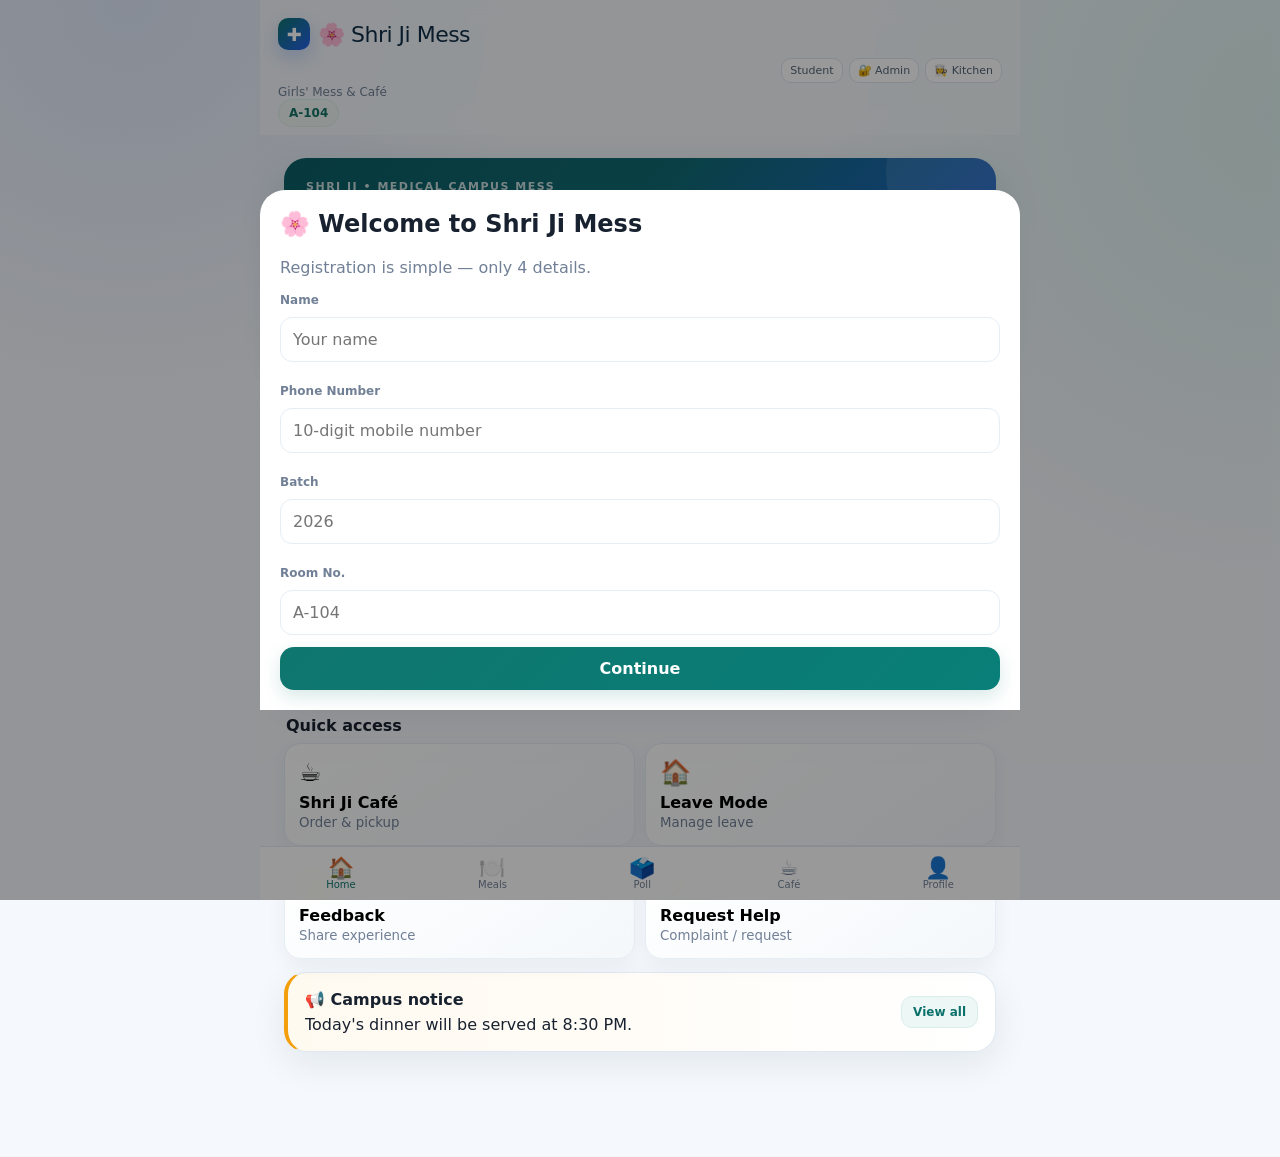
<file: Shri-Ji-Mess-v5-fixed.html>
<!doctype html>
<html lang="en">
<head>
<meta charset="utf-8">
<meta name="viewport" content="width=device-width,initial-scale=1,viewport-fit=cover">
<meta name="theme-color" content="#fff8f1">
<meta name="description" content="Shri Ji Mess - Girls' Mess & Café">
<title>Shri Ji Mess</title>


<style>
.role-quick{display:flex;gap:6px;justify-content:flex-end;flex-wrap:wrap;margin:6px 0 2px}
.role-quick button{border:1px solid #ddd;background:#fff;border-radius:10px;padding:5px 8px;font-size:11px}
.compact-panel{max-width:520px;margin:0 auto}
.compact-panel .card{padding:10px;margin-bottom:8px}
.compact-panel h2{font-size:18px;margin:4px 0 8px}
.compact-panel h3{font-size:14px;margin:5px 0}
.compact-panel .grid{gap:7px}
.compact-panel .stat{padding:8px;font-size:12px}
.compact-panel button{padding:8px 10px;font-size:12px}
</style>

<style>
/* ===== Shri Ji Mess — Premium Medical Campus UI ===== */
:root{
 --bg:#f5f8fc;--card:#ffffff;--text:#18212f;--muted:#718096;
 --brand:#0f766e;--brand2:#22c55e;--accent:#2563eb;--warm:#f59e0b;
 --line:#e6edf4;--shadow:0 12px 35px rgba(15,45,75,.08)
}
body{background:
 radial-gradient(circle at 10% 0%,rgba(37,99,235,.10),transparent 25%),
 radial-gradient(circle at 100% 10%,rgba(16,185,129,.10),transparent 28%),
 #f5f8fc;color:var(--text)}
.app{max-width:760px}
.top{padding:18px 18px 8px;position:sticky;top:0;background:rgba(245,248,252,.86);backdrop-filter:blur(14px);z-index:15}
.brand{font-size:22px;letter-spacing:-.5px;color:#12304a;display:flex;align-items:center;gap:8px}
.brand:before{content:"✚";display:grid;place-items:center;width:32px;height:32px;border-radius:10px;background:linear-gradient(135deg,#0f766e,#2563eb);color:#fff;font-size:18px;box-shadow:0 7px 18px rgba(37,99,235,.22)}
.page{padding:10px 15px 20px}
.card{border:1px solid rgba(220,230,240,.9);border-radius:22px;box-shadow:var(--shadow);padding:17px;margin:13px 0;background:rgba(255,255,255,.94)}
.hero{position:relative;overflow:hidden;background:linear-gradient(135deg,#0b5f66 0%,#116b73 45%,#2563eb 100%);color:#fff;min-height:190px;padding:22px;border:0;box-shadow:0 18px 40px rgba(15,118,110,.22)}
.hero:before,.hero:after{content:"";position:absolute;border-radius:50%;background:rgba(255,255,255,.10);pointer-events:none}
.hero:before{width:180px;height:180px;right:-70px;top:-75px}
.hero:after{width:110px;height:110px;right:90px;bottom:-65px}
.hero h2{font-size:25px;letter-spacing:-.7px;margin-bottom:5px}
.hero .muted,.hero .sub{color:rgba(255,255,255,.76)}
.hero-art{position:absolute;right:16px;bottom:13px;width:130px;height:130px;opacity:.98}
.hero-copy{position:relative;z-index:2;max-width:58%}
.hero-plan{margin-top:18px;display:inline-flex;align-items:center;gap:7px;padding:9px 12px;border-radius:13px;background:rgba(255,255,255,.14);border:1px solid rgba(255,255,255,.2);font-size:12px;font-weight:800}
.row{gap:10px}
.grid{gap:10px}
.btn{border-radius:14px;background:linear-gradient(135deg,#0f766e,#087f78);box-shadow:0 7px 18px rgba(15,118,110,.16);transition:.18s transform}
.btn:active{transform:scale(.98)}
.btn.secondary{background:#edf7f6;color:#0b716b;box-shadow:none;border:1px solid #d8eeeb}
.btn.danger{background:#fff0f0;color:#c24141;box-shadow:none}
.btn.small{border-radius:11px}
.pill{background:#eef7f4;color:#147365;border:1px solid #dceee9}
.meal{padding:12px 0;border-bottom:1px solid #edf1f5}
.meal-card{padding:14px 15px}
.meal-card h3{margin-bottom:3px}
.meal-card:before{content:"";display:block;width:38px;height:4px;border-radius:99px;background:linear-gradient(90deg,#0f766e,#60a5fa);margin-bottom:11px}
.meal .icon{font-size:28px}
.status{padding:5px 8px;border-radius:9px;background:#eef8f1}
.skipped{background:#fff0f0}
.section-title{font-weight:900}
.quick-actions{display:grid;grid-template-columns:repeat(2,1fr);gap:10px}
.quick-tile{padding:14px;border-radius:17px;background:linear-gradient(145deg,#fff,#f4f8fb);border:1px solid #e6edf4;text-align:left;box-shadow:0 7px 20px rgba(20,50,80,.05)}
.quick-tile b{display:block;margin-top:6px}
.quick-tile span{font-size:25px}
.notice{border-left:4px solid #f59e0b;background:linear-gradient(90deg,#fffaf0,#fff)}
.bottom{width:min(760px,100%);background:rgba(255,255,255,.92);backdrop-filter:blur(15px);border-top:1px solid #e4ebf2;padding-top:8px}
.nav{font-size:10px}
.nav b{font-size:21px}
.nav.active{color:#0f766e}
.role-quick{margin-top:8px}
.role-quick button{background:#fff;border-color:#dce6ef;color:#526477}
.modal .sheet{border-radius:25px 25px 0 0}
.product .pic{border-radius:16px;background:linear-gradient(145deg,#edf7f6,#eef4ff)}

/* ===== Restored base/structural CSS (was accidentally removed with old theme) ===== */
*{box-sizing:border-box}
body{margin:0;font-family:system-ui,-apple-system,Segoe UI,Roboto,sans-serif}
button,input,select,textarea{font:inherit}
button{cursor:pointer;border:0}
h1,h2,h3,p{margin-top:0}
.app{max-width:760px;margin:auto;min-height:100vh;padding-bottom:82px}
.row{display:flex;justify-content:space-between;align-items:center}
.grid{display:grid;grid-template-columns:1fr 1fr}
.sub{font-size:12px;color:var(--muted)}
.muted{color:var(--muted)}
.label{font-size:12px;font-weight:800;color:var(--muted);display:block;margin:10px 0 4px}
.input{width:100%;padding:12px;border:1px solid var(--line);border-radius:12px;background:#fff;margin:6px 0 12px}
.pill{display:inline-flex;padding:6px 10px;border-radius:999px;font-size:12px;font-weight:700}
.status{font-weight:800;font-size:13px}
.present{color:#0f766e}
.skipped{color:#c24141}
.btn{padding:12px 15px;font-weight:800;color:#fff;width:100%;text-align:center;display:inline-block;text-decoration:none}
.btn.green{background:#16a34a;box-shadow:none}
.btn.primary{background:linear-gradient(135deg,#0f766e,#087f78)}
.btn.small{width:auto;padding:8px 11px;font-size:12px}
.btn:disabled{opacity:.45;cursor:not-allowed}
.icon{font-size:26px}
.hidden{display:none!important}
.toast{position:fixed;bottom:90px;left:50%;transform:translateX(-50%);background:#30251f;color:#fff;padding:11px 16px;border-radius:12px;z-index:50;display:none}
.modal{position:fixed;inset:0;background:#0006;z-index:40;display:flex;align-items:flex-end}
.sheet{background:#fff;width:100%;max-width:760px;margin:auto;border-radius:24px 24px 0 0;padding:20px;max-height:88vh;overflow:auto}
.modal-head{display:flex;justify-content:space-between;align-items:center;margin-bottom:10px;font-size:17px}
.product{display:flex;gap:12px;align-items:center}
.pic{width:68px;height:68px;border-radius:14px;background:#f5e8dd;display:grid;place-items:center;font-size:30px;object-fit:cover}
.price{font-weight:900}
.bottom{position:fixed;bottom:0;left:50%;transform:translateX(-50%);z-index:20;display:flex;justify-content:space-around;padding:9px 5px calc(9px + env(safe-area-inset-bottom))}
.nav{background:none;color:var(--muted);text-align:center}
.nav b{display:block;line-height:22px}
.adminTop{display:flex;gap:8px;overflow:auto;padding:8px 16px}
.tab{white-space:nowrap;padding:9px 12px;border-radius:999px;background:#f3e7de;color:#6c5143;font-weight:800}
.tab.on{background:var(--brand);color:white}
.kitchen{background:#181614;color:#fff;min-height:100vh}
.kitchen .card{background:#26221f;border-color:#3d3732}
@media(min-width:600px){.page{padding:10px 24px}}
</style>
</head>
<body>
<div id="app" class="app"></div><div id="toast" class="toast"></div>

<script>
const KEY="shriJiMessDemo";
const defaultState={
 student:{name:"Aarohi Sharma",phone:"9876543210",batch:"2026",room:"A-104",plan:"Monthly",amount:3800,start:"2026-09-01",end:"2026-09-30",active:true,payment:"Received"},
 dailyPrice:150, mealTimes:{Breakfast:"08:00",Lunch:"13:00",Snack:"17:00",Dinner:"20:00"},
 skips:{}, sickRequests:{}, remindedSkips:{}, leaves:[], products:[
  {id:1,name:"Veg Pizza",price:99,emoji:"🍕",available:true},
  {id:2,name:"White Sauce Pasta",price:69,emoji:"🍝",available:true},
  {id:3,name:"Cheese Veg Sandwich",price:50,emoji:"🥪",available:true},
  {id:4,name:"Cold Coffee",price:60,emoji:"🥤",available:true},
  {id:5,name:"Chocolate Shake",price:60,emoji:"🍫",available:true},
  {id:6,name:"Oreo Shake",price:60,emoji:"🥛",available:true}
 ],
 cart:[],orders:[{id:"SJ1042",items:[["White Sauce Pasta",1],["Cold Coffee",1]],total:129,status:"Preparing",student:"Aarohi Sharma",room:"A-104",payment:"Received"}],
 polls:{Tuesday:{meal:"Snack",q:"What should we make for Snack?",options:["Samosa","Dhokla","Sandwich","Maggi"]},Thursday:{meal:"Lunch",q:"What should we make for Lunch?",options:["Rajma Rice","Dal Tadka","Kadhi","Pulao"]},Saturday:{meal:"Breakfast",q:"What should we make for Breakfast?",options:["Poha","Sandwich","Aloo Paratha","Upma"]},Sunday:{meal:"Lunch",q:"What should we make for Lunch?",options:["Rajma Rice","Dal Tadka","Kadhi","Pulao"]}},
 votes:{}, pollTallies:{}, feedback:[], complaints:[], notices:[{text:"Today's dinner will be served at 8:30 PM.",time:new Date().toISOString()}], qr:"",whatsapp:"919876543210"
};
let state;
let storageLoadError=false;
function cloneDefault(){return JSON.parse(JSON.stringify(defaultState))}
try{
  const raw=localStorage.getItem(KEY);
  state=raw?JSON.parse(raw):cloneDefault();
  if(!state||typeof state!=="object")state=cloneDefault();
}catch(err){
  state=cloneDefault();
  storageLoadError=true;
}
state.sickRequests=state.sickRequests||{};
state.remindedSkips=state.remindedSkips||{};

function setMealServing(meal,serving){
 state.mealServing=state.mealServing||{};
 state.mealServing[meal]=serving;
 save();
 toast(`${meal}: ${serving==="Packed"?"📦 Pack":"🍽️ Dine-in"} selected`);
 meals();
}
function save(){
 try{
   localStorage.setItem(KEY,JSON.stringify(state));
   return true;
 }catch(err){
   toast("Storage error, kuch data save nahi ho paya");
   return false;
 }
}
function toast(x){let t=document.getElementById("toast");t.textContent=x;t.style.display="block";clearTimeout(window.tt);window.tt=setTimeout(()=>t.style.display="none",2200)}
function esc(x){return String(x).replace(/[&<>"']/g,m=>({"&":"&amp;","<":"&lt;",">":"&gt;",'"':"&quot;","'":"&#39;"}[m]))}
function today(){return new Date().toISOString().slice(0,10)}
function dayName(){return new Intl.DateTimeFormat("en-US",{weekday:"long"}).format(new Date())}
function mealWindow(meal){
 let [h,m]=state.mealTimes[meal].split(":").map(Number), now=new Date(), target=new Date();target.setHours(h,m,0,0);
 let start=new Date(target-3600000);
 return {active:now>=start&&now<target,closed:now>=target,target}
}
function statusFor(meal){
 const k=today()+"_"+meal;
 if(state.skips[k]) return "Skipped";
 if(state.leaves.some(l=>today()>=l.from&&today()<=l.to)) return "Skipped";
 return "Present";
}
function sickCount(meal){return Object.keys(state.sickRequests).filter(k=>k===today()+"_"+meal&&state.sickRequests[k]).length}
function counts(meal){
 let skipped=Object.keys(state.skips).filter(k=>k.endsWith("_"+meal)&&k.startsWith(today())).length;
 let onLeave=state.leaves.some(l=>today()>=l.from&&today()<=l.to);
 if(onLeave) skipped+=1; // demo tracks one real student; leave adds just their own skip, not the whole mess
 let total=50, s=Math.min(total,skipped); return [total,total-s,s,total-s];
}
function nav(active){
 return `<div class="bottom">
 <button class="nav ${active=="home"?"active":""}" onclick="show('home')"><b>🏠</b>Home</button>
 <button class="nav ${active=="meals"?"active":""}" onclick="show('meals')"><b>🍽️</b>Meals</button>
 <button class="nav ${active=="poll"?"active":""}" onclick="show('poll')"><b>🗳️</b>Poll</button>
 <button class="nav ${active=="cafe"?"active":""}" onclick="show('cafe')"><b>☕</b>Café</button>
 <button class="nav ${active=="profile"?"active":""}" onclick="show('profile')"><b>👤</b>Profile</button></div>`
}
function shell(content,active){document.getElementById("app").innerHTML=`<div class="top"><div><div class="brand">🌸 Shri Ji Mess</div>
<div id="roleQuick" class="role-quick">
  <button onclick="show('home')">Student</button>
  <button onclick="show('admin')">🔐 Admin</button>
  <button onclick="show('kitchen')">👩‍🍳 Kitchen</button>
</div><div class="sub">Girls' Mess & Café</div></div><span class="pill">${esc(state.student.room)}</span></div><div class="page">${content}</div>${nav(active)}`}
function show(page){
 if(page=="home") home(); if(page=="meals") meals();if(page=="poll") poll();if(page=="cafe") cafe();if(page=="profile") profile();
}
function home(){
 let s=state.student;
 let mealMeta={Breakfast:["🍳","Breakfast"],Lunch:["🍛","Lunch"],Snack:["🥤","Snack"],Dinner:["🌙","Dinner"]};
 let mealsHtml=["Breakfast","Lunch","Snack","Dinner"].map(m=>{
   let w=mealWindow(m), st=statusFor(m), meta=mealMeta[m];
   return `<div class="meal">
     <div class="row">
       <div style="display:flex;gap:10px;align-items:center">
         <div style="width:42px;height:42px;border-radius:13px;background:#f0f7f7;display:grid;place-items:center;font-size:22px">${meta[0]}</div>
         <div><b>${meta[1]}</b><div class="sub">${state.mealTimes[m]}</div></div>
       </div>
       <div style="text-align:right"><div class="status ${st=="Present"?"present":"skipped"}">${st=="Present"?"PRESENT ✓":"SKIPPED ✕"}</div>${w.active&&st=="Present"?`<button class="btn small danger" style="margin-top:6px" onclick="skipMeal('${m}')">Skip</button>`:""}</div>
     </div>
   </div>`;
 }).join("");
 let pollToday=state.polls[dayName()];
 let pollVoteKey=today()+"_"+dayName();
 let pollVoted=state.votes[pollVoteKey];
 let pollWin=pollToday?pollWinner(pollVoteKey,pollToday.options):null;
 shell(`
 <div class="card hero">
   <div class="hero-copy">
     <div style="font-size:11px;letter-spacing:1.5px;font-weight:900;opacity:.78">SHRI JI • MEDICAL CAMPUS MESS</div>
     <h2>Hi, ${esc(s.name.split(" ")[0])} 👋</h2>
     <div class="muted">Room ${esc(s.room)} · Batch ${esc(s.batch)}</div>
     <div class="hero-plan">✦ ${s.plan=="Monthly"?"Monthly ₹"+s.amount:"Daily ₹"+s.amount} <span>• Active</span></div>
   </div>
   <svg class="hero-art" viewBox="0 0 160 160" aria-hidden="true">
     <circle cx="90" cy="82" r="57" fill="rgba(255,255,255,.12)"/>
     <path d="M58 56v23c0 23 18 41 41 41s41-18 41-41V56" fill="none" stroke="white" stroke-width="7" stroke-linecap="round"/>
     <circle cx="58" cy="53" r="9" fill="white"/>
     <path d="M52 125c7 11 19 17 33 17h14" fill="none" stroke="white" stroke-width="7" stroke-linecap="round"/>
     <circle cx="105" cy="142" r="11" fill="none" stroke="white" stroke-width="6"/>
     <path d="M89 82h17l7-13 8 27 8-18 6 9h13" fill="none" stroke="#b8fff0" stroke-width="4" stroke-linecap="round" stroke-linejoin="round"/>
   </svg>
 </div>

 <div class="card">
   <div class="row"><div><div class="section-title">Today's meals</div><div class="sub">You're automatically Present unless you skip.</div></div><span class="pill">4 meals</span></div>
   ${mealsHtml}
 </div>

 ${pollToday?`<div class="card" style="background:linear-gradient(135deg,#f0f7ff,#fff)">
   <div class="row"><div><div class="section-title">🗳️ Today's Food Poll</div><div class="sub">${pollToday.meal} · Vote for your choice</div></div><button class="btn small" onclick="show('poll')">${pollVoted!=null?"View":"Vote"}</button></div>
   ${pollVoted!=null&&pollWin?`<div class="sub" style="margin-top:8px">🏆 Trending: <b>${esc(pollWin.name)}</b> (${pollWin.votes} vote${pollWin.votes>1?"s":""})</div>`:""}
 </div>`:""}

 <div class="section-title" style="margin:18px 2px 8px">Quick access</div>
 <div class="quick-actions">
   <button class="quick-tile" onclick="show('cafe')"><span>☕</span><b>Shri Ji Café</b><small class="muted">Order & pickup</small></button>
   <button class="quick-tile" onclick="leaveModal()"><span>🏠</span><b>Leave Mode</b><small class="muted">Manage leave</small></button>
   <button class="quick-tile" onclick="feedbackModal()"><span>⭐</span><b>Feedback</b><small class="muted">Share experience</small></button>
   <button class="quick-tile" onclick="complaintModal()"><span>📝</span><b>Request Help</b><small class="muted">Complaint / request</small></button>
 </div>

 ${(()=>{let an=activeNotices();return `<div class="card notice"><div class="row"><div><b>📢 Campus notice</b><div style="margin-top:6px">${an.length?esc(an[0].text):"No new notices."}</div></div><button class="btn small secondary" onclick="noticesModal()">View all</button></div></div>`})()}
 `, "home")
}
function skipMeal(m){let w=mealWindow(m);if(!w.active){toast("Skip window is closed");return}state.skips[today()+"_"+m]=true;if(save())toast(m+" skipped");home()}
function toggleSickMeal(m){
 const w=mealWindow(m);
 if(w.closed){toast("Too late — meal already prepared");return}
 const key=today()+"_"+m;
 if(state.sickRequests[key]) delete state.sickRequests[key];
 else state.sickRequests[key]=true;
 save();
 toast(state.sickRequests[key]?"🤒 Light diet requested for "+m:"Light diet request removed");
 meals();
}
function meals(){
 const mealNames=["Breakfast","Lunch","Snack","Dinner"];
 shell(`<div class="card hero"><h2>🍽️ Today's Meals</h2><p>Meal automatically counts you as <b>Present ✅</b>. You only need to skip when required.</p></div>
 ${mealNames.map(m=>{
   const st=statusFor(m);
   const w=mealWindow(m);
   const choice=state.mealServing?.[m]||"Dine-in";
   return `<div class="card meal-card">
    <div class="row"><h3>${m}</h3><span class="pill">${st==="Skipped"?"SKIPPED ❌":"PRESENT ✅"}</span></div>
    <div class="sub">${state.mealTimes[m]} • Skip window: 1 hour before meal</div>
    <div style="margin-top:10px"><b>How will you take your meal?</b>
      <div style="display:flex;gap:8px;margin-top:8px">
        <button class="btn small ${choice==="Dine-in"?"primary":"secondary"}" onclick="setMealServing('${m}','Dine-in')">🍽️ Dine-in</button>
        <button class="btn small ${choice==="Packed"?"primary":"secondary"}" onclick="setMealServing('${m}','Packed')">📦 Pack</button>
      </div>
    </div>
    ${w.active&&st==="Present"?`<button class="btn danger" style="margin-top:10px" onclick="skipMeal('${m}')">SKIP ${m.toUpperCase()}</button>`:""}
    ${!w.closed?`<button class="btn small ${state.sickRequests[today()+"_"+m]?"primary":"secondary"}" style="margin-top:8px" onclick="toggleSickMeal('${m}')">${state.sickRequests[today()+"_"+m]?"🤒 Light Diet Requested — Cancel":"🤒 Not Feeling Well? Request Light Diet"}</button>`:""}
    ${!w.active?`<div class="sub" style="margin-top:8px">Pack/Dine-in can be selected anytime. Skip is available only during the 1-hour window.</div>`:""}
   </div>`;
 }).join("")}`,"meals")
}

function pollWinner(voteKey,options){
 let tallies=state.pollTallies?.[voteKey];
 if(!tallies||!tallies.some(v=>v>0))return null;
 let maxV=Math.max(...tallies), idx=tallies.indexOf(maxV);
 return {index:idx,name:options[idx],votes:maxV};
}
function poll(){
 let d=dayName(), p=state.polls[d];
 if(!p){shell(`<div class="card hero"><h2>🗳️ Food Poll</h2><p>No poll today.</p><p class="muted">Poll days: Tuesday Snack • Thursday Lunch • Saturday Breakfast • Sunday Lunch.</p></div>`,"poll");return}
 let voteKey=today()+"_"+d, voted=state.votes[voteKey];
 let tallies=state.pollTallies?.[voteKey]||p.options.map(()=>0);
 let totalVotes=tallies.reduce((a,v)=>a+v,0);
 let win=pollWinner(voteKey,p.options);
 shell(`<div class="card hero"><h2>🗳️ ${p.meal} Poll</h2><p>${esc(p.q)}</p></div><div class="card">${p.options.map((o,i)=>{
   let pct=totalVotes?Math.round(tallies[i]/totalVotes*100):0;
   return voted!=null
     ?`<div style="margin:8px 0"><div class="row"><span>${win&&win.index===i?"🏆 ":"○ "}${esc(o)}${voted===i?" <b>(your vote)</b>":""}</span><b>${pct}%</b></div><div style="height:8px;border-radius:6px;background:#eef2f6;margin-top:4px;overflow:hidden"><div style="height:100%;width:${pct}%;background:${win&&win.index===i?"#16a34a":"#0f766e"}"></div></div></div>`
     :`<button class="btn secondary" style="margin:5px 0" onclick="vote('${voteKey}',${i})">○ ${esc(o)}</button>`;
 }).join("")}${voted!=null?`<p class="present" style="margin-top:12px">Your vote is recorded. Attendance is not affected. Total votes: ${totalVotes}.</p>`:""}</div>`,"poll")
}

function vote(d,i){
 state.votes[d]=i;
 state.pollTallies=state.pollTallies||{};
 let optCount=(state.polls[dayName()]&&state.polls[dayName()].options.length)||4;
 state.pollTallies[d]=state.pollTallies[d]||Array(optCount).fill(0);
 state.pollTallies[d][i]=(state.pollTallies[d][i]||0)+1;
 if(save())toast("Vote recorded");poll()
}
function cafe(){
 let products=state.products.filter(p=>p.available);
 shell(`<div class="card hero"><h2>☕ Shri Ji Café</h2><p>Order from your room and collect it at the mess. <b>No delivery.</b></p></div>
 ${state.orders.length?`<button class="btn secondary" onclick="repeatLastOrder()" style="margin-bottom:10px">🔁 Repeat Last Order</button>`:""}
 <div class="card"><h3>Menu</h3>${products.map(p=>`<div class="meal product"><div class="pic">${p.emoji}</div><div style="flex:1"><b>${esc(p.name)}</b><div class="price">₹${p.price}</div></div><button class="btn small" onclick="addCart(${p.id})">Add</button></div>`).join("")}</div>
 <div class="card"><div class="row"><h3>🛒 Cart</h3><b>${state.cart.reduce((a,x)=>a+x.qty,0)} items</b></div>${cartHtml()}${state.cart.length?`<div class="card" style="margin:8px 0"><b>How do you want your order?</b><div style="display:flex;gap:8px;margin-top:8px"><label style="flex:1;border:1px solid #ddd;border-radius:12px;padding:10px;text-align:center"><input type="radio" name="serving" value="Packed" checked> 📦 Packed</label><label style="flex:1;border:1px solid #ddd;border-radius:12px;padding:10px;text-align:center"><input type="radio" name="serving" value="Dine-in"> 🍽️ Dine-in</label></div></div><button class="btn" onclick="checkout()">Continue to Payment ₹${cartTotal()}</button>`:"<p class=muted>Cart is empty.</p>"}</div>
 <div class="card"><h3>📦 My Orders</h3>${state.orders.length?`
   ${(()=>{const pending=state.orders.filter(o=>o.payment==="Pending");const pendingTotal=pending.reduce((a,o)=>a+o.total,0);return pending.length?`<div style="background:#fff7f2;border-radius:12px;padding:10px;margin-bottom:10px"><b>💳 Pending Payments</b><div class="row"><span>${pending.length} order${pending.length>1?"s":""}</span><b>₹${pendingTotal}</b></div><button class="btn small" onclick="payAllPendingCafeOrders()">💳 Pay Total ₹${pendingTotal}</button></div>`:""})()}
   ${state.orders.map(o=>`<div class="meal"><div class="row"><b>#${o.id}</b><span class="pill">${o.status}</span></div><div>${o.items.map(x=>esc(x[0])+" × "+x[1]).join("<br>")}</div><div style="margin-top:4px"><b>₹${o.total}</b> • ${o.serving==="Dine-in"?"🍽️ Dine-in":"📦 Packed"}</div><div class="sub">Payment: ${esc(o.payment||"Pending")}</div>${o.status=="Ready for Pickup"?`<p class="present">🟢 READY FOR PICKUP • Pickup PIN: ${o.id.slice(-4)}</p>`:""}${o.payment==="Pending"?`<button class="btn small" style="margin-top:8px" onclick="payExistingCafeOrder('${o.id}')">💳 Pay ₹${o.total}</button>`:""}</div>`).join("")}`:"<p class=muted>No orders yet.</p>"}</div>`,"cafe")
}
function cartHtml(){
 return state.cart.map(x=>`<div class="meal" style="padding:9px 0">
   <div class="row">
    <span>${x.emoji} <b>${esc(x.name)}</b></span>
    <b>₹${x.price*x.qty}</b>
   </div>
   <div class="row" style="margin-top:7px">
    <div style="display:flex;align-items:center;gap:7px">
      <button class="btn small secondary" onclick="changeCartQty(${x.id},-1)">−</button>
      <b style="min-width:22px;text-align:center">${x.qty}</b>
      <button class="btn small secondary" onclick="changeCartQty(${x.id},1)">+</button>
    </div>
    <button class="btn small danger" onclick="removeCart(${x.id})">🗑️ Remove</button>
   </div>
 </div>`).join("")
}

function cartTotal(){return state.cart.reduce((a,x)=>a+x.price*x.qty,0)}
function repeatLastOrder(){
 let last=state.orders[0];
 if(!last){toast("No past order found");return}
 let added=0;
 last.items.forEach(([name,qty])=>{
   let p=state.products.find(x=>x.name===name&&x.available);
   if(!p)return;
   added++;
   let x=state.cart.find(c=>c.id===p.id);
   if(x)x.qty+=qty; else state.cart.push({...p,qty});
 });
 save();
 toast(added?"Last order added to cart":"Those items aren't available right now");
 cafe();
}
function addCart(id){let p=state.products.find(x=>x.id==id),x=state.cart.find(x=>x.id==id);if(x)x.qty++;else state.cart.push({...p,qty:1});if(save())toast(p.name+" added");cafe()}
function changeCartQty(id,delta){
 const x=state.cart.find(i=>i.id==id);
 if(!x)return;
 x.qty+=delta;
 if(x.qty<=0)state.cart=state.cart.filter(i=>i.id!=id);
 save();cafe();
}
function removeCart(id){
 const x=state.cart.find(i=>i.id==id);
 state.cart=state.cart.filter(i=>i.id!=id);
 if(save())toast((x?.name||"Item")+" removed from cart");cafe();
}
function checkout(){
 if(!state.cart.length){toast("Cart is empty");return}
 const serving=document.querySelector('input[name="serving"]:checked')?.value||"Packed";
 const total=cartTotal(), id="SJ"+String(Math.floor(1000+Math.random()*9000));
 state.pendingCafe={id,items:state.cart.map(x=>[x.name,x.qty]),total,serving,student:state.student.name,room:state.student.room,phone:state.student.phone};
 save(); paymentModal("cafe");
}
function payAllPendingCafeOrders(){
 const pending=state.orders.filter(o=>o.payment==="Pending");
 if(!pending.length){toast("No pending café payment");return}
 state.pendingCafe={
   id:"MULTI",
   items:pending.flatMap(o=>o.items),
   total:pending.reduce((a,o)=>a+o.total,0),
   serving:"Multiple",
   student:state.student.name,
   room:state.student.room,
   existing:true,
   orderIds:pending.map(o=>o.id)
 };
 save();paymentModal("cafe");
}
function attendanceSummary(){
 let ym=today().slice(0,7);
 let skipped=Object.keys(state.skips).filter(k=>k.startsWith(ym)&&state.skips[k]).length;
 let leaveDays=state.leaves.reduce((a,l)=>{
   let from=l.from<ym+"-01"?ym+"-01":l.from, to=l.to;
   if(!to.startsWith(ym)&&!from.startsWith(ym))return a;
   let d1=new Date(from),d2=new Date(to<ym+"-31"?to:ym+"-31");
   let days=Math.max(0,Math.round((d2-d1)/86400000)+1);
   return a+days;
 },0);
 return {skipped,leaveDays};
}
function profile(){let s=state.student;let att=attendanceSummary();shell(`<div class="card"><h2>👤 Profile</h2><label class="label">Name</label><input class="input" id="pn" value="${esc(s.name)}"><label class="label">Phone Number</label><input class="input" id="pph" type="tel" maxlength="10" value="${esc(s.phone||"")}"><label class="label">Batch</label><input class="input" id="pb" value="${esc(s.batch)}"><label class="label">Room No.</label><input class="input" id="pr" value="${esc(s.room)}"><button class="btn" onclick="saveProfile()">Save Profile</button>${s.phone?`<a class="btn secondary" style="margin-top:8px" href="tel:${esc(s.phone)}">📞 Call this number</a>`:""}</div>
 <div class="card"><h3>Plan</h3><div class="row"><span>${s.plan} Plan</span><b>₹${s.amount}</b></div><p class="muted">${s.start} → ${s.end}</p><span class="pill">${s.payment}</span><button class="btn secondary" style="margin-top:12px" onclick="paymentModal()">💳 Payment / QR</button></div>
 <div class="card"><h3>📊 This Month's Attendance</h3><div class="row"><span class="sub">Meals skipped</span><b>${att.skipped}</b></div><div class="row" style="margin-top:6px"><span class="sub">Leave days</span><b>${att.leaveDays}</b></div></div>
 <div class="card"><h3>🏠 Leave</h3>${state.leaves.length?state.leaves.map(l=>`<p>On leave: ${l.from} → ${l.to} <button class="btn small danger" onclick="cancelLeave()">Cancel</button></p>`).join(""):"<p class=muted>No active leave.</p>"}</div>
 <div class="card"><h3>⚙️ Demo</h3><button class="btn secondary" onclick="admin()">Open Admin Panel</button><button class="btn secondary" style="margin-top:8px" onclick="kitchen()">Open Kitchen Panel</button></div>`,"profile")}
function saveProfile(){
 let ph=document.getElementById("pph").value.replace(/\D/g,"");
 if(ph&&ph.length!==10){toast("Enter a valid 10-digit phone number");return}
 state.student.name=document.getElementById("pn").value;
 state.student.phone=ph;
 state.student.batch=document.getElementById("pb").value;
 state.student.room=document.getElementById("pr").value;
 if(save())toast("Profile saved");profile()
}
function closeModal(){let m=document.querySelector(".modal");if(m)m.remove()}
function modal(html,dismissible=true){let m=document.createElement("div");m.className="modal";m.innerHTML=`<div class="sheet">${html}</div>`;if(dismissible)m.onclick=e=>{if(e.target===m)closeModal()};document.body.appendChild(m)}
function leaveModal(){modal(`<h2>🏠 Leave Mode</h2><label class=label>From</label><input class=input type=date id=lf value="${today()}"><label class=label>To</label><input class=input type=date id=lt value="${today()}"><button class=btn onclick="setLeave()">Activate Leave</button>`)}
function setLeave(){let a=document.getElementById("lf").value,b=document.getElementById("lt").value;if(!a||!b||b<a)return toast("Select valid dates");state.leaves=[{from:a,to:b,createdAt:new Date().toISOString()}];save();closeModal();toast("Leave activated");home()}
function cancelLeave(){state.leaves=[];if(save())toast("Leave cancelled");profile()}
function paymentModal(mode="monthly"){
 const isCafe=mode==="cafe", p=state.pendingCafe;
 const qr=state.qr
   ? `<img src="${state.qr}" alt="UPI QR" style="width:190px;height:190px;object-fit:contain;border-radius:12px;border:1px solid #eee">`
   : `<div style="width:190px;height:190px;margin:auto;border:2px dashed #ccc;border-radius:12px;display:grid;place-items:center;color:#888">UPI QR<br><small>Admin QR not uploaded</small></div>`;
 const msg=isCafe&&p
   ? `Shri Ji Cafe Payment Screenshot - Order ${p.id} - ${p.student} - Room ${p.room} - ₹${p.total}`
   : `Shri Ji Mess Payment Screenshot - ${state.student.name} Room ${state.student.room}`;
 const wa=state.whatsapp||"";
 const waUrl=wa ? `https://wa.me/${String(wa).replace(/\D/g,"")}?text=${encodeURIComponent(msg)}` : "#";
 const waAttr=wa ? "" : `onclick="event.preventDefault();toast('Admin WhatsApp number not added')"`;
 const summary=isCafe&&p
   ? `<div class="card" style="text-align:left"><b>${p.id==="MULTI"?"Combined Café Payment":"Order #"+p.id}</b><br>${p.items.map(x=>`${esc(x[0])} × ${x[1]}`).join("<br>")}<br><b>Total Payment: ₹${p.total}</b>${p.serving!=="Multiple"?`<br>${p.serving==="Dine-in"?"🍽️ Dine-in":"📦 Packed"}`:""}</div>`
   : "";
 const done=isCafe
   ? `<button class="btn" onclick="confirmCafePayment()">✅ Screenshot Sent — Confirm Order</button>`
   : `<button class="btn" onclick="confirmMessPayment()">✅ Screenshot Sent — Done</button>`;
 modal(`<div class="modal-head"><b>${isCafe?"☕ Shri Ji Café Payment":"Shri Ji Mess Payment"}</b><span onclick="closeModal()">✕</span></div>
 ${summary}
 <div style="text-align:center">${qr}
 <p><b>QR Scan karke payment karein</b><br>aur payment ka screenshot WhatsApp par bhej dein.</p>
 <a class="btn primary" href="${waUrl}" target="_blank" ${waAttr}>📲 Send Payment Screenshot on WhatsApp</a>
 ${done}</div>`);
}
function confirmCafePayment(){
 const p=state.pendingCafe;
 if(!p){toast("No pending café payment");return}
 if(p.existing){
   if(p.orderIds?.length){
     state.orders.forEach(o=>{if(p.orderIds.includes(o.id)&&o.payment==="Pending")o.payment="Screenshot Sent / Pending Verification";});
   }else{
     let o=state.orders.find(x=>x.id===p.id);
     if(o)o.payment="Screenshot Sent / Pending Verification";
   }
 }else{
   state.orders=state.orders||[];
   state.orders.unshift({
     id:p.id,items:p.items,total:p.total,serving:p.serving,
     student:p.student,room:p.room,phone:p.phone,
     payment:"Screenshot Sent / Pending Verification",
     status:"New",created:new Date().toLocaleString()
   });
   state.cart=[];
 }
 state.pendingCafe=null;
 save();closeModal();toast("Order confirmed — payment pending Admin verification");cafe();
}
function confirmMessPayment(){
 state.student.payment="Screenshot Sent / Pending Verification";
 save();closeModal();toast("Payment noted — admin will verify");
 profile();
}
function payExistingCafeOrder(id){
 const o=state.orders.find(x=>x.id===id);
 if(!o)return;
 state.pendingCafe={
   id:o.id,items:o.items,total:o.total,serving:o.serving||"Packed",
   student:o.student,room:o.room,existing:true
 };
 save();paymentModal("cafe");
}
function feedbackModal(){modal(`<h2>⭐ Food Feedback</h2><label class=label>Rating</label><select class=input id=fr><option>5</option><option>4</option><option>3</option><option>2</option><option>1</option></select><input class=input id=ft placeholder="Taste feedback"><input class=input id=fq placeholder="Quality feedback"><input class=input id=fn placeholder="Quantity feedback"><textarea class=input id=fs placeholder="Suggestion"></textarea><button class=btn onclick="sendFeedback()">Submit Feedback</button>`)}
function sendFeedback(){state.feedback.unshift({student:state.student.name,rating:document.getElementById("fr").value,taste:document.getElementById("ft").value,quality:document.getElementById("fq").value,quantity:document.getElementById("fn").value,suggestion:document.getElementById("fs").value,time:new Date().toISOString()});save();closeModal();toast("Thank you for your feedback")}
function complaintModal(){modal(`<h2>📝 Complaint / Request</h2><textarea class=input id=cp placeholder="Write your complaint or request..."></textarea><button class=btn onclick="sendComplaint()">Submit</button>`)}
function sendComplaint(){let x=document.getElementById("cp").value.trim();if(!x)return;state.complaints.unshift({id:Date.now(),student:state.student.name,phone:state.student.phone,text:x,status:"Pending",time:new Date().toISOString()});save();closeModal();toast("Complaint submitted")}
function admin(){
 document.getElementById("app").innerHTML=`<div class="top"><div><div class=brand>🌸 Shri Ji Mess</div><div class=sub>Admin Panel</div></div><button class="btn small secondary" onclick="show('home')">Student</button></div>
 <div class=adminTop><button class="tab on" onclick="admin()">Dashboard</button><button class=tab onclick="studentsAdmin()">Students</button><button class=tab onclick="productsAdmin()">Café</button><button class=tab onclick="settingsAdmin()">Settings</button></div><div class=page>
 <div class=card><h2>Today's Meals</h2>${["Breakfast","Lunch","Snack","Dinner"].map(m=>{let c=counts(m),sc=sickCount(m);return `<div class=meal><div class=row><b>${m}</b><b>Prepare: ${c[3]}${sc?` <span class=sub>(🤒 ${sc})</span>`:""}</b></div><div class=sub>Total ${c[0]} • Present ${c[1]} • Skipped ${c[2]}</div></div>`}).join("")}</div>
 <div class=grid><div class=card><b>👩 Active Girls</b><h2>50</h2></div><div class=card><b>💳 Pending Payments</b><h2>${state.student.payment=="Pending"?1:0}</h2></div><div class=card><b>🛒 New Orders</b><h2>${state.orders.filter(o=>o.status=="New").length}</h2></div><div class=card><b>📝 Complaints</b><h2>${state.complaints.filter(c=>c.status!="Solved").length}</h2></div></div>
 <div class=card><h3>☕ Café Orders</h3>${state.orders.map(o=>`<div class=meal><div class=row><b>#${o.id}</b><span class=pill>${o.status}</span></div><div class=sub>${esc(o.student)} • Room ${esc(o.room)}${o.phone?` • <a href="tel:${esc(o.phone)}">📞 ${esc(o.phone)}</a>`:""} • ₹${o.total}</div><div class=row style="margin-top:6px"><span class=sub>Payment: ${esc(o.payment||"Pending")}</span>${o.payment!=="Received"?`<button class="btn small" onclick="markOrderPaid('${o.id}')">Mark Payment Received</button>`:""}</div></div>`).join("")||"<p class=muted>No orders yet.</p>"}</div>
 <div class=card><h3>Recent Feedback</h3>${state.feedback.slice(0,4).map(f=>`<p>⭐ ${f.rating}/5 — ${esc(f.taste||"No taste comment")}</p>`).join("")||"<p class=muted>No feedback yet.</p>"}</div>
 <div class=card><h3>📢 Notices</h3><input class=input id=notice placeholder="New announcement"><button class=btn onclick="addNotice()">Post Notice</button></div>
 <div class=card><h3>📝 Complaints</h3>${state.complaints.map(c=>`<div class=meal><b>${esc(c.student)}</b>${c.phone?` <a href="tel:${esc(c.phone)}">📞 ${esc(c.phone)}</a>`:""}<p>${esc(c.text)}</p><span class=pill>${c.status}</span><button class="btn small" style="float:right" onclick="cycleComplaint(${c.id})">Update</button></div>`).join("")||"<p class=muted>None</p>"}</div>
 </div>`}
function markOrderPaid(id){let o=state.orders.find(x=>x.id==id);if(o){o.payment="Received";if(save())toast("Payment marked received");admin()}}
function addNotice(){let n=document.getElementById("notice").value.trim();if(n){state.notices.unshift({text:n,time:new Date().toISOString()});if(save())toast("Notice posted");admin()}}
function activeNotices(){
 let cutoff=Date.now()-7*86400000;
 return (state.notices||[]).map(n=>typeof n==="string"?{text:n,time:new Date().toISOString()}:n).filter(n=>new Date(n.time).getTime()>=cutoff);
}
function noticesModal(){
 let all=(state.notices||[]).map(n=>typeof n==="string"?{text:n,time:new Date().toISOString()}:n);
 modal(`<h2>📢 All Notices</h2>${all.length?all.map(n=>`<div class="meal"><div>${esc(n.text)}</div><div class="sub">${new Date(n.time).toLocaleString()}</div></div>`).join(""):"<p class=muted>No notices yet.</p>"}`);
}
function cycleComplaint(id){let c=state.complaints.find(x=>x.id==id);c.status=c.status=="Pending"?"In Progress":c.status=="In Progress"?"Solved":"Pending";save();admin()}
function studentsAdmin(){document.getElementById("app").innerHTML=`<div class=top><div><div class=brand>🌸 Students</div><div class=sub>Student Management</div></div><button class="btn small secondary" onclick="admin()">Back</button></div><div class=page><div class=card><h3>${esc(state.student.name)}</h3><p>Room ${esc(state.student.room)} • Batch ${esc(state.student.batch)}</p><p>📞 <a href="tel:${esc(state.student.phone||"")}">${esc(state.student.phone||"Not added")}</a></p><label class=label>Plan Amount</label><input class=input type=number id=pa value="${state.student.amount}"><label class=label>Start Date</label><input class=input type=date id=ps value="${state.student.start}"><label class=label>End Date</label><input class=input type=date id=pe value="${state.student.end}"><label class=label>Payment</label><select class=input id=pp><option ${state.student.payment=="Received"?"selected":""}>Received</option><option ${state.student.payment=="Pending"?"selected":""}>Pending</option><option ${state.student.payment=="Screenshot Sent / Pending Verification"?"selected":""}>Screenshot Sent / Pending Verification</option></select><button class=btn onclick="saveStudentAdmin()">Save Student</button></div><div class=card><h3>Meal History</h3><p class=muted>Today: Breakfast ${statusFor("Breakfast")}, Lunch ${statusFor("Lunch")}, Snack ${statusFor("Snack")}, Dinner ${statusFor("Dinner")}</p></div></div>`}
function saveStudentAdmin(){let amt=+document.getElementById("pa").value;if(isNaN(amt)||amt<0){toast("Enter a valid amount");return}state.student.amount=amt;state.student.start=document.getElementById("ps").value;state.student.end=document.getElementById("pe").value;state.student.payment=document.getElementById("pp").value;if(save())toast("Student updated");studentsAdmin()}
function productsAdmin(){document.getElementById("app").innerHTML=`<div class=top><div><div class=brand>☕ Café Products</div><div class=sub>Manage menu</div></div><button class="btn small secondary" onclick="admin()">Back</button></div><div class=page><div class=card><input class=input id=pnm placeholder="Product name"><input class=input id=ppr type=number placeholder="Price"><button class=btn onclick="addProduct()">Add Product</button></div>${state.products.map(p=>`<div class=card><div class=row><div><b>${p.emoji} ${esc(p.name)}</b><div>₹${p.price} • ${p.available?"Available":"Sold Out"}</div></div><button class="btn small ${p.available?"danger":"green"}" onclick="toggleProduct(${p.id})">${p.available?"Sold Out":"Available"}</button></div></div>`).join("")}</div>`}
function addProduct(){let n=document.getElementById("pnm").value.trim(),p=+document.getElementById("ppr").value;if(!n||!(p>0)){toast("Enter valid name & price");return}state.products.push({id:Date.now(),name:n,price:p,emoji:"🍽️",available:true});save();productsAdmin()}
function toggleProduct(id){let p=state.products.find(x=>x.id==id);p.available=!p.available;save();productsAdmin()}
function settingsAdmin(){document.getElementById("app").innerHTML=`<div class=top><div><div class=brand>⚙️ Settings</div><div class=sub>Payment & Meal Timings</div></div><button class="btn small secondary" onclick="admin()">Back</button></div><div class=page><div class=card><h3>Payment Settings</h3><label class=label>WhatsApp Number</label><input class=input id=wa value="${state.whatsapp}"><label class=label>UPI QR</label><input class=input type=file accept="image/*" onchange="qrFile(this)"><div class=muted>Demo version shows a QR placeholder. Upload is stored locally in this browser.</div><button class=btn onclick="saveSettings()">Save Payment Settings</button></div><div class=card><h3>Meal Timings</h3>${Object.keys(state.mealTimes).map(m=>`<label class=label>${m}</label><input class=input type=time id="tm${m}" value="${state.mealTimes[m]}">`).join("")}<p class=muted>Skip Window = exactly 1 hour before meal time.</p><button class=btn onclick="saveTimes()">Save Timings</button></div>
 <div class=card><h3>🗳️ Poll Options</h3><p class=muted>Set tomorrow's poll options a day before. If you don't update, last week's options stay active automatically.</p>${Object.keys(state.polls).map(d=>{let p=state.polls[d];return `<div style="border-top:1px solid var(--line);padding-top:10px;margin-top:10px"><b>${d} → ${p.meal}</b><label class=label>Question</label><input class=input id="pq_${d}" value="${esc(p.q)}"><label class=label>Options (comma separated)</label><input class=input id="po_${d}" value="${esc(p.options.join(", "))}"><button class="btn small" onclick="savePollOptions('${d}')">Save ${d} Poll</button></div>`}).join("")}</div>
 </div>`}
function savePollOptions(d){
 let q=document.getElementById("pq_"+d).value.trim();
 let opts=document.getElementById("po_"+d).value.split(",").map(x=>x.trim()).filter(Boolean);
 if(!q||opts.length<2){toast("Question + at least 2 options chahiye");return}
 state.polls[d].q=q; state.polls[d].options=opts;
 let voteKey=today()+"_"+d;
 delete state.pollTallies[voteKey];
 delete state.votes[voteKey];
 if(save())toast(d+" poll updated, votes reset");settingsAdmin()
}
function qrFile(input){let f=input.files[0];if(!f)return;let r=new FileReader();r.onload=()=>{state.qr=r.result;if(save())toast("QR uploaded locally")};r.readAsDataURL(f)}
function saveSettings(){state.whatsapp=document.getElementById("wa").value.replace(/\D/g,"");if(save())toast("Payment settings saved")}
function saveTimes(){for(let m of Object.keys(state.mealTimes))state.mealTimes[m]=document.getElementById("tm"+m).value;if(save())toast("Meal timings saved");settingsAdmin()}
let kitchenTimer=null, kitchenSeenIds=null;
function beep(){
 try{
   let ctx=new (window.AudioContext||window.webkitAudioContext)();
   let o=ctx.createOscillator(),g=ctx.createGain();
   o.connect(g);g.connect(ctx.destination);
   o.frequency.value=880;g.gain.value=.15;
   o.start();setTimeout(()=>{o.stop();ctx.close()},280);
 }catch(err){}
}
function stopKitchenWatch(){if(kitchenTimer){clearInterval(kitchenTimer);kitchenTimer=null}}
function watchKitchenOrders(){
 stopKitchenWatch();
 kitchenSeenIds=new Set(state.orders.map(o=>o.id));
 kitchenTimer=setInterval(()=>{
   try{
     let raw=localStorage.getItem(KEY);
     if(!raw)return;
     let fresh=JSON.parse(raw).orders||[];
     let newOnes=fresh.filter(o=>!kitchenSeenIds.has(o.id));
     if(newOnes.length){
       state.orders=fresh;
       kitchenSeenIds=new Set(fresh.map(o=>o.id));
       beep();toast(newOnes.length+" new order"+(newOnes.length>1?"s":"")+" received");
       kitchen();
     }
   }catch(err){}
 },4000);
}
function kitchen(){
 document.body.className="kitchen";
 watchKitchenOrders();
 let pToday=state.polls[dayName()], pKey=today()+"_"+dayName(), pWin=pToday?pollWinner(pKey,pToday.options):null;
 document.getElementById("app").innerHTML=`<div class=top><div><div class=brand style="color:#ffb27d">🌸 Shri Ji Mess</div><div class=sub style="color:#aaa">Kitchen Panel</div></div><button class="btn small secondary" onclick="stopKitchenWatch();document.body.className='';show('home')">Exit</button></div><div class=page>
 ${pToday?`<div class=card><h3>🗳️ ${pToday.meal} Poll Result</h3>${pWin?`<h1 style="margin:4px 0">${esc(pWin.name)}</h1><div class=sub>${pWin.votes} vote${pWin.votes>1?"s":""} so far</div>`:`<p class=muted>No votes yet</p>`}</div>`:""}
 <h2>🍽️ Today's Preparation</h2>${["Breakfast","Lunch","Snack","Dinner"].map(m=>{let c=counts(m),sc=sickCount(m);return `<div class=card><div class=row><div><div style="font-size:28px">${m=="Breakfast"?"🍳":m=="Lunch"?"🍛":m=="Snack"?"☕":"🌙"}</div><b>${m}</b></div><h1>${c[3]}</h1></div><div class=sub>MEALS TO PREPARE${sc?` • 🤒 ${sc} light diet`:""}</div></div>`}).join("")}
 <h2>☕ Café Orders</h2>${state.orders.map(o=>`<div class=card><div class=row><b>#${o.id}</b><span class=pill>${o.status}</span></div><p>${o.items.map(x=>esc(x[0])+" × "+x[1]).join("<br>")}</p><b>Room ${esc(o.room)}</b>${o.phone?`<div style="margin-top:4px"><a class="btn small secondary" href="tel:${esc(o.phone)}">📞 Call ${esc(o.phone)}</a></div>`:""}<div style="display:flex;gap:7px;margin-top:10px"><button class="btn small" onclick="orderStatus('${o.id}','Preparing')">PREPARING</button><button class="btn small green" onclick="orderStatus('${o.id}','Ready for Pickup')">READY</button><button class="btn small secondary" onclick="orderStatus('${o.id}','Completed')">COMPLETED</button></div></div>`).join("")}</div>`}
function orderStatus(id,s){let o=state.orders.find(x=>x.id==id);o.status=s;save();kitchen()}
function register(){modal(`<h2>🌸 Welcome to Shri Ji Mess</h2><p class=muted>Registration is simple — only 4 details.</p><label class=label>Name</label><input class=input id=rn placeholder="Your name"><label class=label>Phone Number</label><input class=input id=rph type=tel placeholder="10-digit mobile number" maxlength=10><label class=label>Batch</label><input class=input id=rb placeholder="2026"><label class=label>Room No.</label><input class=input id=rr placeholder="A-104"><button class=btn onclick="registerSave()">Continue</button>`,false)}
function registerSave(){
 let n=document.getElementById("rn").value.trim(),ph=document.getElementById("rph").value.replace(/\D/g,""),b=document.getElementById("rb").value.trim(),r=document.getElementById("rr").value.trim();
 if(!n||!ph||!b||!r)return toast("Please fill all fields");
 if(ph.length!==10)return toast("Enter a valid 10-digit phone number");
 state.student={...defaultState.student,name:n,phone:ph,batch:b,room:r,plan:"",amount:0,start:"",end:"",active:true,payment:"Pending"};
 state.orders=[];
 state.cart=[];
 state.skips={};
 state.leaves=[];
 state.votes={};
 state.mealServing={};
 save();
 closeModal();
 planModal();
}
function planModal(){modal(`<h2>Choose Mess Plan</h2><div class=card><div class=row><div><b>Monthly Plan</b><div class=muted>Full month</div></div><b>₹3,800</b></div><button class=btn style="margin-top:10px" onclick="choosePlan('Monthly')">Select Monthly</button></div><div class=card><div class=row><div><b>Daily Plan</b><div class=muted>Admin configured</div></div><b>₹${state.dailyPrice}/day</b></div><button class="btn secondary" style="margin-top:10px" onclick="choosePlan('Daily')">Select Daily</button></div>`)}
function choosePlan(p){state.student.plan=p;state.student.amount=p=="Monthly"?3800:state.dailyPrice;save();closeModal();paymentModal()}
function checkSkipReminders(){
 const now=new Date();
 ["Breakfast","Lunch","Snack","Dinner"].forEach(m=>{
   const w=mealWindow(m), key=today()+"_"+m, msLeft=w.target-now;
   if(!w.closed && msLeft>0 && msLeft<=15*60000 && statusFor(m)==="Present" && !state.remindedSkips[key]){
     state.remindedSkips[key]=true;
     save();
     toast("⏰ "+m+" ka skip window 15 min me band ho raha hai!");
   }
 });
}
function boot(){
 home();
 if(storageLoadError)setTimeout(()=>toast("Storage error, kuch data save nahi ho paya"),350);
 let hasStored=false;
 try{hasStored=!!localStorage.getItem(KEY)}catch(err){}
 if(!hasStored)setTimeout(register,300);
 checkSkipReminders();
 setInterval(checkSkipReminders,60000);
}
boot();
</script>
</body></html>
</file>
